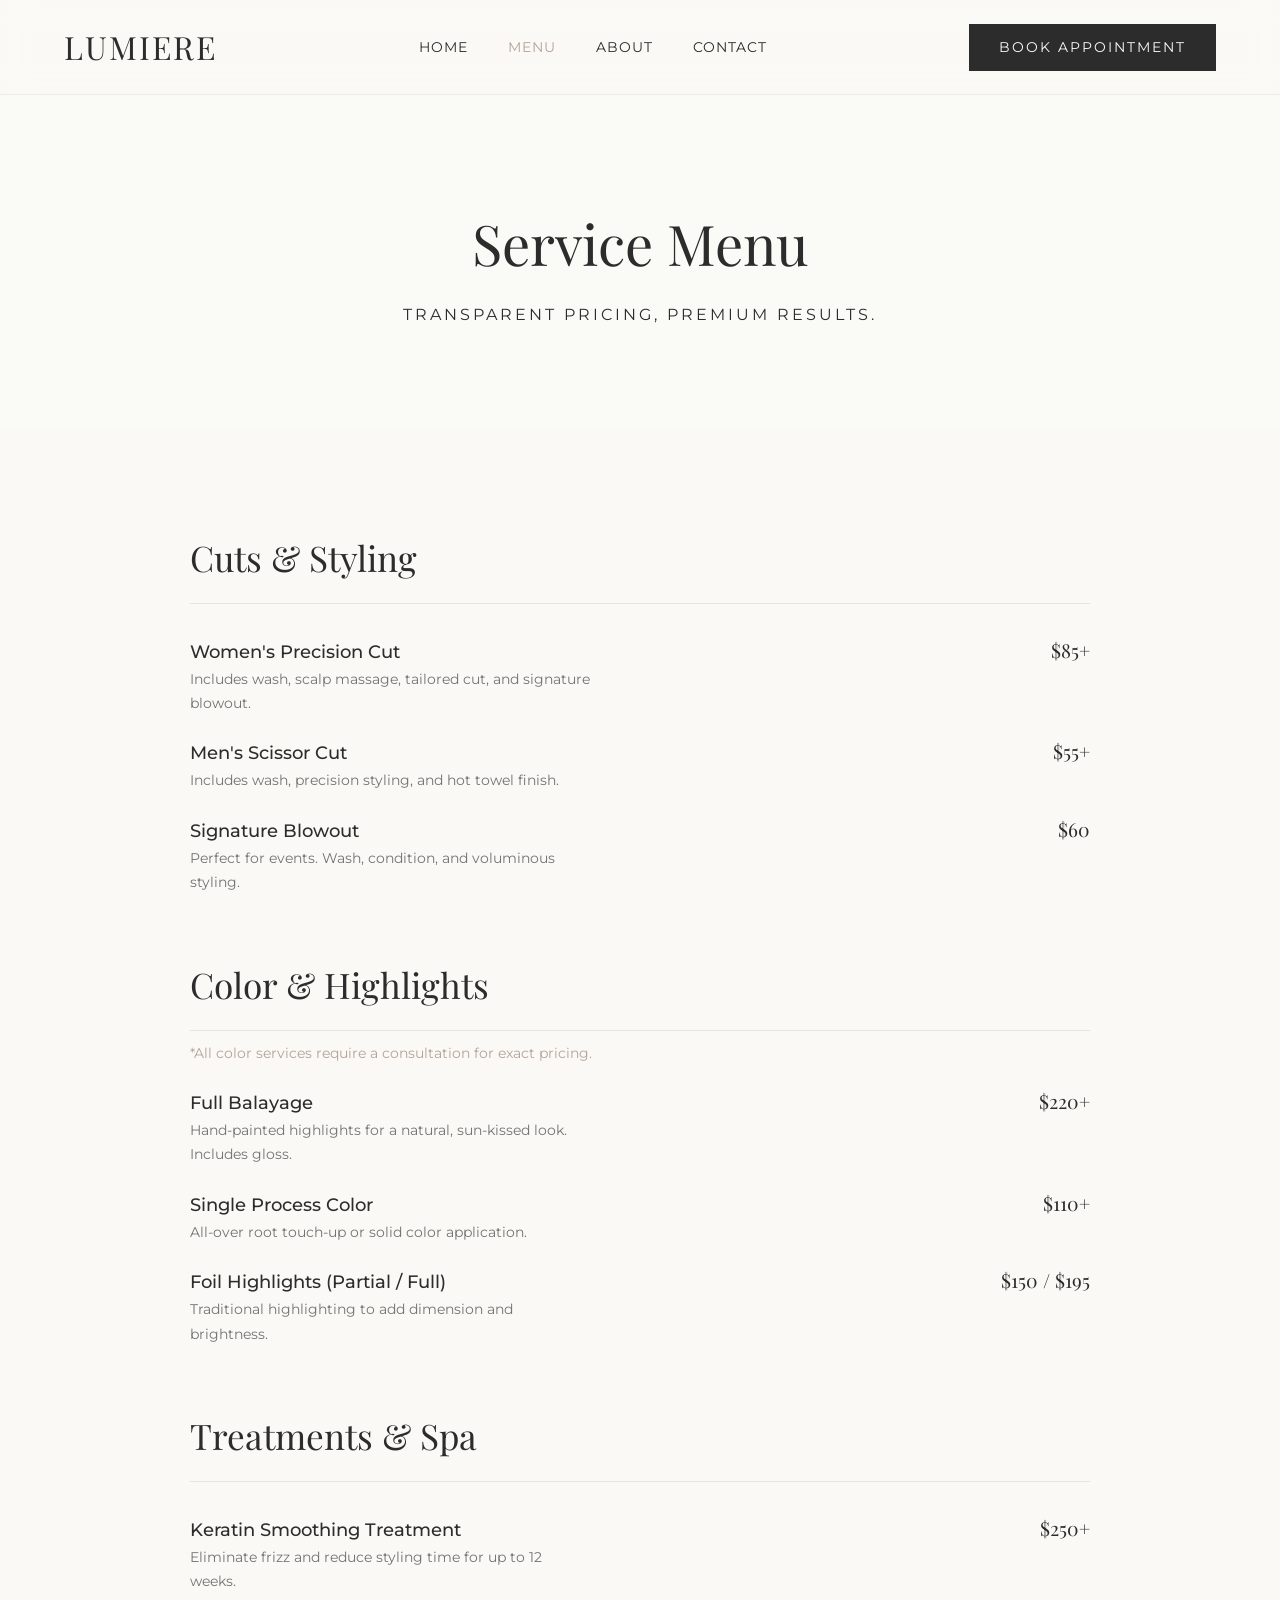
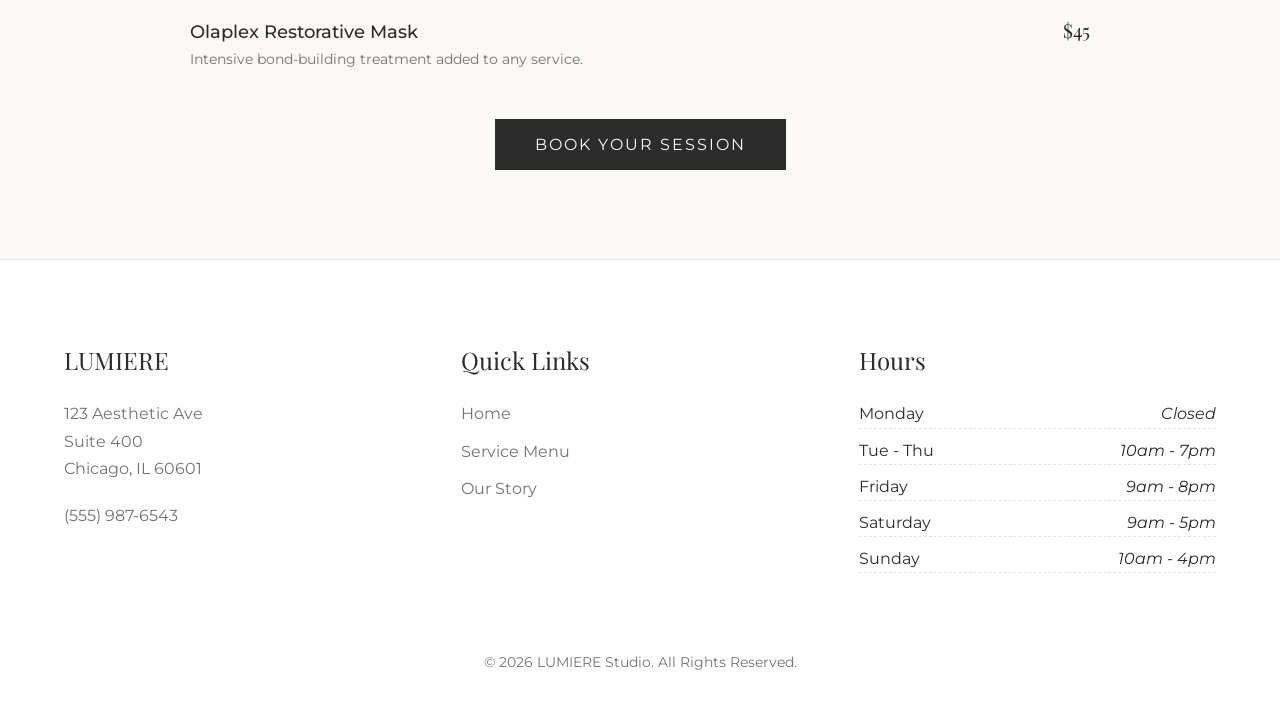
<file: services.html>
﻿<!DOCTYPE html>
<html lang="en">
<head>
    <meta charset="UTF-8">
    <meta name="viewport" content="width=device-width, initial-scale=1.0">
    <title>Menu & Pricing | LUMIERE Studio</title>
    <link rel="stylesheet" href="style.css?v=20260514-premium-pitch">
    <link href="https://fonts.googleapis.com/css2?family=Playfair+Display:ital,wght@0,400;0,600;1,400&family=Montserrat:wght@300;400;500;600&display=swap" rel="stylesheet">
</head>
<body>

    <header class="navbar">
        <div class="logo">LUMIERE</div>
        <nav class="nav-links">
            <a href="index.html">Home</a>
            <a href="services.html" class="active">Menu</a>
            <a href="index.html#about">About</a>
            <a href="#contact">Contact</a>
        </nav>
        <a href="#book" class="btn-solid">Book Appointment</a>
    </header>

    <section class="section-padding text-center" style="background-image: url('https://images.unsplash.com/photo-1522337660859-02fbefca4702?q=80&w=1920&auto=format&fit=crop'); background-size: cover; background-position: center; position: relative;">
        <div class="hero-overlay"></div>
        <div style="position: relative; z-index: 10;">
            <h1 style="font-size: 3.5rem; margin-bottom: 10px;">Service Menu</h1>
            <p style="color: var(--text-dark); text-transform: uppercase; letter-spacing: 3px;">Transparent pricing, premium results.</p>
        </div>
    </section>

    <section class="section-padding">
        <div class="menu-container">
            
            <div class="menu-category">
                <h2>Cuts & Styling</h2>
                
                <div class="menu-item">
                    <div class="menu-item-info">
                        <h4>Women's Precision Cut</h4>
                        <p>Includes wash, scalp massage, tailored cut, and signature blowout.</p>
                    </div>
                    <div class="menu-price">$85+</div>
                </div>

                <div class="menu-item">
                    <div class="menu-item-info">
                        <h4>Men's Scissor Cut</h4>
                        <p>Includes wash, precision styling, and hot towel finish.</p>
                    </div>
                    <div class="menu-price">$55+</div>
                </div>

                <div class="menu-item">
                    <div class="menu-item-info">
                        <h4>Signature Blowout</h4>
                        <p>Perfect for events. Wash, condition, and voluminous styling.</p>
                    </div>
                    <div class="menu-price">$60</div>
                </div>
            </div>

            <div class="menu-category">
                <h2>Color & Highlights</h2>
                <p style="margin-top: -20px; margin-bottom: 20px; color: var(--primary); font-size: 0.9rem;">*All color services require a consultation for exact pricing.</p>
                
                <div class="menu-item">
                    <div class="menu-item-info">
                        <h4>Full Balayage</h4>
                        <p>Hand-painted highlights for a natural, sun-kissed look. Includes gloss.</p>
                    </div>
                    <div class="menu-price">$220+</div>
                </div>

                <div class="menu-item">
                    <div class="menu-item-info">
                        <h4>Single Process Color</h4>
                        <p>All-over root touch-up or solid color application.</p>
                    </div>
                    <div class="menu-price">$110+</div>
                </div>

                <div class="menu-item">
                    <div class="menu-item-info">
                        <h4>Foil Highlights (Partial / Full)</h4>
                        <p>Traditional highlighting to add dimension and brightness.</p>
                    </div>
                    <div class="menu-price">$150 / $195</div>
                </div>
            </div>

            <div class="menu-category">
                <h2>Treatments & Spa</h2>
                
                <div class="menu-item">
                    <div class="menu-item-info">
                        <h4>Keratin Smoothing Treatment</h4>
                        <p>Eliminate frizz and reduce styling time for up to 12 weeks.</p>
                    </div>
                    <div class="menu-price">$250+</div>
                </div>

                <div class="menu-item">
                    <div class="menu-item-info">
                        <h4>Olaplex Restorative Mask</h4>
                        <p>Intensive bond-building treatment added to any service.</p>
                    </div>
                    <div class="menu-price">$45</div>
                </div>
            </div>

            <div class="text-center" style="margin-top: 60px;">
                <a href="#book" class="btn-solid" style="padding: 16px 40px; font-size: 1rem;">Book Your Session</a>
            </div>

        </div>
    </section>

    <footer id="contact">
        <div class="footer-grid">
            <div class="footer-col">
                <h3>LUMIERE</h3>
                <p>123 Aesthetic Ave<br>Suite 400<br>Chicago, IL 60601</p>
                <p style="margin-top: 20px;">(555) 987-6543</p>
            </div>
            <div class="footer-col">
                <h3>Quick Links</h3>
                <a href="index.html">Home</a>
                <a href="services.html">Service Menu</a>
                <a href="index.html#about">Our Story</a>
            </div>
            <div class="footer-col hours">
                <h3>Hours</h3>
                <span>Monday <em>Closed</em></span>
                <span>Tue - Thu <em>10am - 7pm</em></span>
                <span>Friday <em>9am - 8pm</em></span>
                <span>Saturday <em>9am - 5pm</em></span>
                <span>Sunday <em>10am - 4pm</em></span>
            </div>
        </div>
        <div class="footer-bottom">
            <p>&copy; 2026 LUMIERE Studio. All Rights Reserved.</p>
        </div>
    </footer>

</body>
</html>
</file>
<file: style.css>
/* --- Global Variables (Luxury Light Theme) --- */
:root {
    --bg-main: #faf9f6; /* Alabaster / Off-White */
    --bg-card: #ffffff;
    --primary: #b5a397; /* Muted Taupe */
    --primary-hover: #9c8b80;
    --text-dark: #2c2c2c; /* Soft Black */
    --text-light: #737373; /* Medium Gray */
    --border-color: #e5e5e5;
}

* {
    margin: 0;
    padding: 0;
    box-sizing: border-box;
}

body {
    background-color: var(--bg-main);
    color: var(--text-dark);
    font-family: 'Montserrat', sans-serif; /* Clean body font */
    line-height: 1.7;
    overflow-x: hidden;
}

/* Elegant Serif Font for Headings */
h1, h2, h3, .logo {
    font-family: 'Playfair Display', serif;
    font-weight: 400;
}

a {
    text-decoration: none;
    color: inherit;
    transition: all 0.3s ease;
}

/* --- Navigation (Light Frosted Glass) --- */
.navbar {
    display: flex;
    justify-content: space-between;
    align-items: center;
    padding: 20px 5%;
    background: rgba(250, 249, 246, 0.85);
    backdrop-filter: blur(15px);
    -webkit-backdrop-filter: blur(15px);
    border-bottom: 1px solid rgba(0,0,0,0.05);
    position: sticky;
    top: 0;
    z-index: 1000;
}

.logo {
    font-size: 2rem;
    letter-spacing: 2px;
    text-transform: uppercase;
}

.nav-links {
    display: flex;
    gap: 40px;
    font-size: 0.9rem;
    text-transform: uppercase;
    letter-spacing: 1px;
}

.nav-links a:hover, .nav-links a.active {
    color: var(--primary);
}

/* --- Buttons --- */
.btn-solid {
    background-color: var(--text-dark);
    color: var(--bg-main);
    padding: 12px 30px;
    font-size: 0.85rem;
    text-transform: uppercase;
    letter-spacing: 2px;
    border: none;
    cursor: pointer;
}

.btn-solid:hover {
    background-color: var(--primary);
    color: #fff;
}

.btn-outline {
    border: 1px solid var(--text-dark);
    color: var(--text-dark);
    padding: 12px 30px;
    font-size: 0.85rem;
    text-transform: uppercase;
    letter-spacing: 2px;
    display: inline-block;
}

.btn-outline:hover {
    background-color: var(--text-dark);
    color: var(--bg-main);
}

/* --- Hero Section --- */
.hero {
    height: 90vh;
    background-image: url('https://images.unsplash.com/photo-1562322140-8baeececf3df?q=80&w=1920&auto=format&fit=crop');
    background-size: cover;
    background-position: center;
    display: flex;
    align-items: center;
    justify-content: center;
    text-align: center;
    position: relative;
}

/* A soft, light overlay to make the black text readable */
.hero-overlay {
    position: absolute;
    top: 0; left: 0; width: 100%; height: 100%;
    background: rgba(250, 249, 246, 0.4);
}

.hero-content {
    position: relative;
    z-index: 10;
    max-width: 800px;
    padding: 40px;
    background: rgba(255, 255, 255, 0.85);
    backdrop-filter: blur(10px);
    border: 1px solid rgba(255,255,255,0.3);
}

.hero h1 {
    font-size: 4rem;
    margin-bottom: 10px;
}

.hero p {
    font-size: 1.1rem;
    color: var(--text-light);
    margin-bottom: 30px;
    text-transform: uppercase;
    letter-spacing: 3px;
}

/* --- Sections & Typography --- */
.section-padding {
    padding: 100px 5%;
}

.text-center {
    text-align: center;
}

.section-title {
    font-size: 2.8rem;
    margin-bottom: 15px;
}

.section-subtitle {
    font-size: 1rem;
    color: var(--primary);
    text-transform: uppercase;
    letter-spacing: 2px;
    margin-bottom: 50px;
}

/* --- Image Cards (Home) --- */
.grid-3 {
    display: grid;
    grid-template-columns: repeat(auto-fit, minmax(300px, 1fr));
    gap: 40px;
    max-width: 1200px;
    margin: 0 auto;
}

.image-card {
    background: var(--bg-card);
    text-align: center;
    transition: transform 0.4s ease;
}

.image-card:hover {
    transform: translateY(-10px);
}

.image-card img {
    width: 100%;
    height: 400px;
    object-fit: cover;
}

.card-content {
    padding: 30px;
}

.card-content h3 {
    font-size: 1.8rem;
    margin-bottom: 10px;
}

.card-content p {
    color: var(--text-light);
    margin-bottom: 20px;
}

/* --- Signature Ritual --- */
.ritual-section {
    display: grid;
    grid-template-columns: 0.9fr 1.1fr;
    gap: 42px;
    align-items: center;
    padding: 100px 5%;
    background:
        linear-gradient(rgba(250,249,246,0.86), rgba(250,249,246,0.92)),
        url('https://images.unsplash.com/photo-1522337360788-8b13dee7a37e?q=80&w=1600&auto=format&fit=crop') center/cover;
}
.ritual-copy { max-width: 560px; }
.ritual-copy p:last-child {
    color: var(--text-light);
    font-size: 1.08rem;
}
.ritual-grid {
    display: grid;
    grid-template-columns: repeat(2, 1fr);
    gap: 14px;
}
.ritual-grid div {
    min-height: 170px;
    display: flex;
    flex-direction: column;
    justify-content: space-between;
    padding: 24px;
    background: rgba(255,255,255,0.86);
    border: 1px solid rgba(181,163,151,0.35);
    box-shadow: 0 18px 50px rgba(44,44,44,0.08);
}
.ritual-grid strong {
    color: var(--primary);
    font-family: 'Playfair Display', serif;
    font-size: 2.1rem;
}
.ritual-grid span {
    font-weight: 600;
    line-height: 1.35;
}

/* --- Menu / Pricing Layout (Services) --- */
.menu-container {
    max-width: 900px;
    margin: 0 auto;
}

.menu-category {
    margin-bottom: 60px;
}

.menu-category h2 {
    font-size: 2.2rem;
    border-bottom: 1px solid var(--border-color);
    padding-bottom: 15px;
    margin-bottom: 30px;
}

.menu-item {
    display: flex;
    justify-content: space-between;
    align-items: baseline;
    margin-bottom: 20px;
}

.menu-item-info h4 {
    font-family: 'Montserrat', sans-serif;
    font-size: 1.1rem;
    font-weight: 500;
}

.menu-item-info p {
    font-size: 0.9rem;
    color: var(--text-light);
    max-width: 400px;
}

.menu-price {
    font-size: 1.2rem;
    font-family: 'Playfair Display', serif;
}

/* --- Testimonial Banner --- */
.testimonial {
    background-color: var(--primary);
    color: white;
    text-align: center;
    padding: 80px 5%;
}

.testimonial h2 {
    font-size: 2.5rem;
    font-style: italic;
    max-width: 800px;
    margin: 0 auto 20px;
}

/* --- Footer --- */
footer {
    background-color: var(--bg-card);
    padding: 80px 5% 40px;
    border-top: 1px solid var(--border-color);
}

.footer-grid {
    display: grid;
    grid-template-columns: repeat(auto-fit, minmax(250px, 1fr));
    gap: 40px;
    max-width: 1200px;
    margin: 0 auto 50px;
}

.footer-col h3 {
    font-size: 1.5rem;
    margin-bottom: 20px;
}

.footer-col p, .footer-col a {
    color: var(--text-light);
    display: block;
    margin-bottom: 10px;
}

.footer-col a:hover {
    color: var(--primary);
}

.hours span {
    display: flex;
    justify-content: space-between;
    border-bottom: 1px dashed var(--border-color);
    margin-bottom: 8px;
}

.footer-bottom {
    text-align: center;
    padding-top: 20px;
    color: var(--text-light);
    font-size: 0.85rem;
}

@media (max-width: 768px) {
    .navbar {
        position: relative;
        flex-wrap: wrap;
        gap: 14px;
        padding: 16px 18px;
    }

    .logo {
        font-size: 1.45rem;
        letter-spacing: 1.4px;
    }

    .nav-links {
        order: 3;
        display: flex;
        width: 100%;
        gap: 8px;
        overflow-x: auto;
        padding-bottom: 2px;
        scrollbar-width: none;
        font-size: 0.78rem;
    }

    .nav-links::-webkit-scrollbar { display: none; }

    .nav-links a {
        flex: 0 0 auto;
        padding: 8px 11px;
        background: #ffffff;
        border: 1px solid var(--border-color);
    }

    .navbar .btn-solid {
        padding: 10px 13px;
        font-size: 0.72rem;
        letter-spacing: 1px;
    }

    .hero {
        min-height: 610px;
        height: auto;
        padding: 42px 18px;
        align-items: flex-end;
        background-position: 58% center;
    }

    .hero-overlay {
        background: linear-gradient(180deg, rgba(250,249,246,0.12), rgba(250,249,246,0.86));
    }

    .hero-content {
        width: 100%;
        padding: 28px 22px;
        background: rgba(255, 255, 255, 0.92);
    }

    .hero h1 {
        font-size: clamp(2.45rem, 13vw, 3.35rem);
        line-height: 1.02;
    }

    .hero p {
        font-size: 0.82rem;
        letter-spacing: 1.7px;
        line-height: 1.5;
    }

    .btn-solid,
    .btn-outline {
        width: 100%;
        padding: 13px 16px;
        text-align: center;
    }

    .section-padding {
        padding: 64px 20px;
    }

    .section-title {
        font-size: clamp(2rem, 10vw, 2.7rem);
        line-height: 1.08;
    }

    .section-subtitle {
        margin-bottom: 28px;
        font-size: 0.82rem;
    }

    .grid-3 {
        grid-template-columns: 1fr;
        gap: 24px;
    }

    .image-card {
        box-shadow: 0 12px 30px rgba(44, 44, 44, 0.08);
    }

    .image-card img {
        height: 270px;
    }

    .card-content {
        padding: 24px 20px;
    }

    .card-content h3 {
        font-size: 1.55rem;
    }

    .menu-category {
        margin-bottom: 42px;
    }

    .menu-category h2 {
        font-size: 1.9rem;
        margin-bottom: 22px;
    }

    .menu-item {
        display: block;
        padding: 18px 0;
        border-bottom: 1px solid var(--border-color);
        margin-bottom: 0;
    }

    .menu-item-info p {
        max-width: none;
        margin: 4px 0 8px;
    }

    .menu-price {
        display: inline-block;
        font-size: 1.1rem;
        color: var(--primary);
    }

    .testimonial {
        padding: 58px 20px;
    }

    .testimonial h2 {
        font-size: clamp(1.65rem, 8vw, 2.2rem);
        line-height: 1.25;
    }

    footer {
        padding: 56px 20px 30px;
    }

    .footer-grid {
        grid-template-columns: 1fr;
        gap: 28px;
        margin-bottom: 32px;
    }
}

.hero {
    overflow: hidden;
}

.hero::after {
    content: "";
    position: absolute;
    inset: 24px;
    border: 1px solid rgba(181, 163, 151, 0.42);
    pointer-events: none;
}

.image-card {
    position: relative;
    overflow: hidden;
    box-shadow: 0 18px 44px rgba(44, 44, 44, 0.08);
}

.image-card::after {
    content: "";
    position: absolute;
    inset: 0;
    border: 1px solid rgba(181, 163, 151, 0.28);
    pointer-events: none;
}

.card-content {
    position: relative;
}

.card-content::before {
    content: "";
    display: block;
    width: 44px;
    height: 1px;
    margin: 0 auto 18px;
    background: var(--primary);
}

.testimonial {
    position: relative;
    overflow: hidden;
}

.testimonial::before {
    content: "";
    position: absolute;
    inset: 0;
    background: repeating-linear-gradient(135deg, rgba(255,255,255,0.12) 0 1px, transparent 1px 34px);
    pointer-events: none;
}

.testimonial > * {
    position: relative;
    z-index: 1;
}

@media (max-width: 768px) {
    .nav-links {
        flex-wrap: wrap;
        justify-content: center;
        overflow: visible;
    }

    .nav-links a {
        flex: 0 1 auto;
    }

    .hero::after {
        inset: 14px;
    }

    .ritual-section,
    .ritual-grid {
        grid-template-columns: 1fr;
    }

    .ritual-section {
        padding: 64px 20px;
        gap: 24px;
    }

    .ritual-grid div {
        min-height: 132px;
    }
}
</file>
